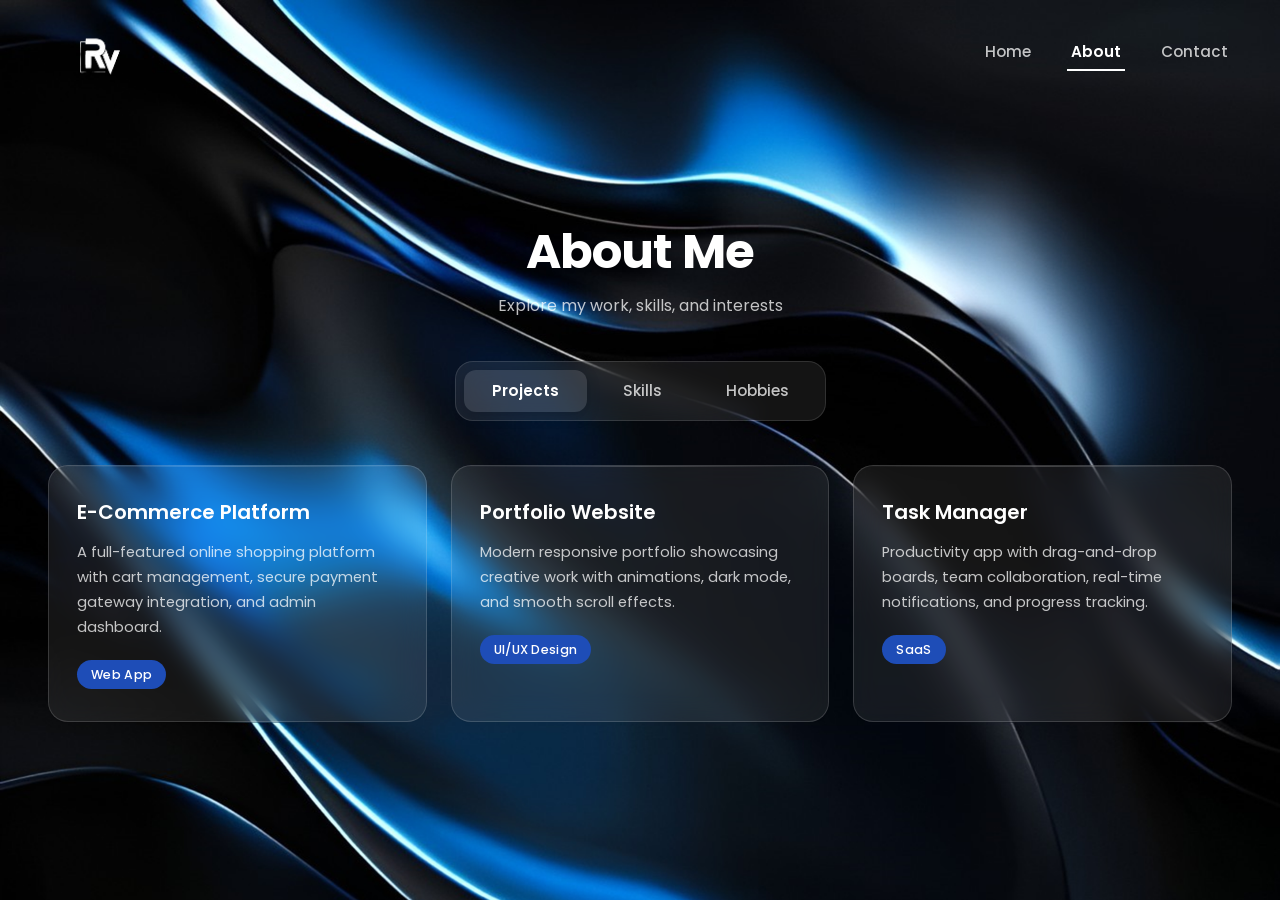
<file: pages/about.html>
<!DOCTYPE html>
<html lang="en">
<head>
  <meta charset="UTF-8">
  <meta name="viewport" content="width=device-width, initial-scale=1.0">
  <title>About | My Portfolio</title>
  <link rel="preconnect" href="https://fonts.googleapis.com">
  <link rel="preconnect" href="https://fonts.gstatic.com" crossorigin>
  <link href="https://fonts.googleapis.com/css2?family=Poppins:wght@300;400;500;600;700&display=swap" rel="stylesheet">
  <link rel="stylesheet" href="../css/common.css">
  <link rel="stylesheet" href="../css/about.css">
</head>
<body class="portfolio-page">

  <nav class="portfolio-nav">
    <img src="../images/logo%20(2).png" alt="Logo" class="nav-logo-img">
    <ul class="portfolio-nav-links">
      <li><a href="home.html">Home</a></li>
      <li><a href="about.html" class="active">About</a></li>
      <li><a href="contact.html">Contact</a></li>
    </ul>
  </nav>

  <section class="page-section page-about">

    
    <input type="radio" name="about-tabs" id="tab-projects" class="tab-radio" checked>
    <input type="radio" name="about-tabs" id="tab-skills" class="tab-radio">
    <input type="radio" name="about-tabs" id="tab-hobbies" class="tab-radio">

    <div class="about-content">
      <h2 class="section-title">About Me</h2>
      <p class="section-subtitle">Explore my work, skills, and interests</p>

      <div class="tab-buttons">
        <label for="tab-projects" class="tab-label">Projects</label>
        <label for="tab-skills" class="tab-label">Skills</label>
        <label for="tab-hobbies" class="tab-label">Hobbies</label>
      </div>

      <div class="tab-content">

        <div class="tab-panel" id="panel-projects">
          <div class="cards-grid">
            <div class="card transparent-card">
              <h3 class="card-title">E-Commerce Platform</h3>
              <p class="card-text">
                A full-featured online shopping platform with cart management,
                secure payment gateway integration, and admin dashboard.
              </p>
              <span class="card-tag">Web App</span>
            </div>
            <div class="card transparent-card">
              <h3 class="card-title">Portfolio Website</h3>
              <p class="card-text">
                Modern responsive portfolio showcasing creative work with
                animations, dark mode, and smooth scroll effects.
              </p>
              <span class="card-tag">UI/UX Design</span>
            </div>
            <div class="card transparent-card">
              <h3 class="card-title">Task Manager</h3>
              <p class="card-text">
                Productivity app with drag-and-drop boards, team collaboration,
                real-time notifications, and progress tracking.
              </p>
              <span class="card-tag">SaaS</span>
            </div>
          </div>
        </div>

        <div class="tab-panel" id="panel-skills">
          <div class="cards-grid">
            <div class="card transparent-card">
              <h3 class="card-title">Frontend Development</h3>
              <p class="card-text">
                HTML5, CSS3, JavaScript, React, Vue.js — building responsive,
                accessible, and high-performance user interfaces.
              </p>
              <span class="card-tag">Expert</span>
            </div>
            <div class="card transparent-card">
              <h3 class="card-title">UI / UX Design</h3>
              <p class="card-text">
                Figma, Adobe XD, wireframing, prototyping, user research,
                design systems, and pixel-perfect visual design.
              </p>
              <span class="card-tag">Advanced</span>
            </div>
            <div class="card transparent-card">
              <h3 class="card-title">Backend & Database</h3>
              <p class="card-text">
                Node.js, Express, Python, PostgreSQL, MongoDB — designing
                robust APIs and scalable database architectures.
              </p>
              <span class="card-tag">Intermediate</span>
            </div>
          </div>
        </div>

        <div class="tab-panel" id="panel-hobbies">
          <div class="cards-grid">
            <div class="card transparent-card">
              <h3 class="card-title">Photography</h3>
              <p class="card-text">
                Capturing moments through the lens — landscapes, street
                photography, and portraits with a keen eye for composition.
              </p>
              <span class="card-tag">Creative</span>
            </div>
            <div class="card transparent-card">
              <h3 class="card-title">Reading & Writing</h3>
              <p class="card-text">
                Diving into tech blogs, design books, and occasionally writing
                articles about web development trends and best practices.
              </p>
              <span class="card-tag">Mindful</span>
            </div>
            <div class="card transparent-card">
              <h3 class="card-title">Music & Travel</h3>
              <p class="card-text">
                Exploring new places, cultures, and cuisines — always with a
                playlist on hand for inspiration and relaxation.
              </p>
              <span class="card-tag">Adventure</span>
            </div>
          </div>
        </div>

      </div>
    </div>
  </section>

</body>
</html>
</file>
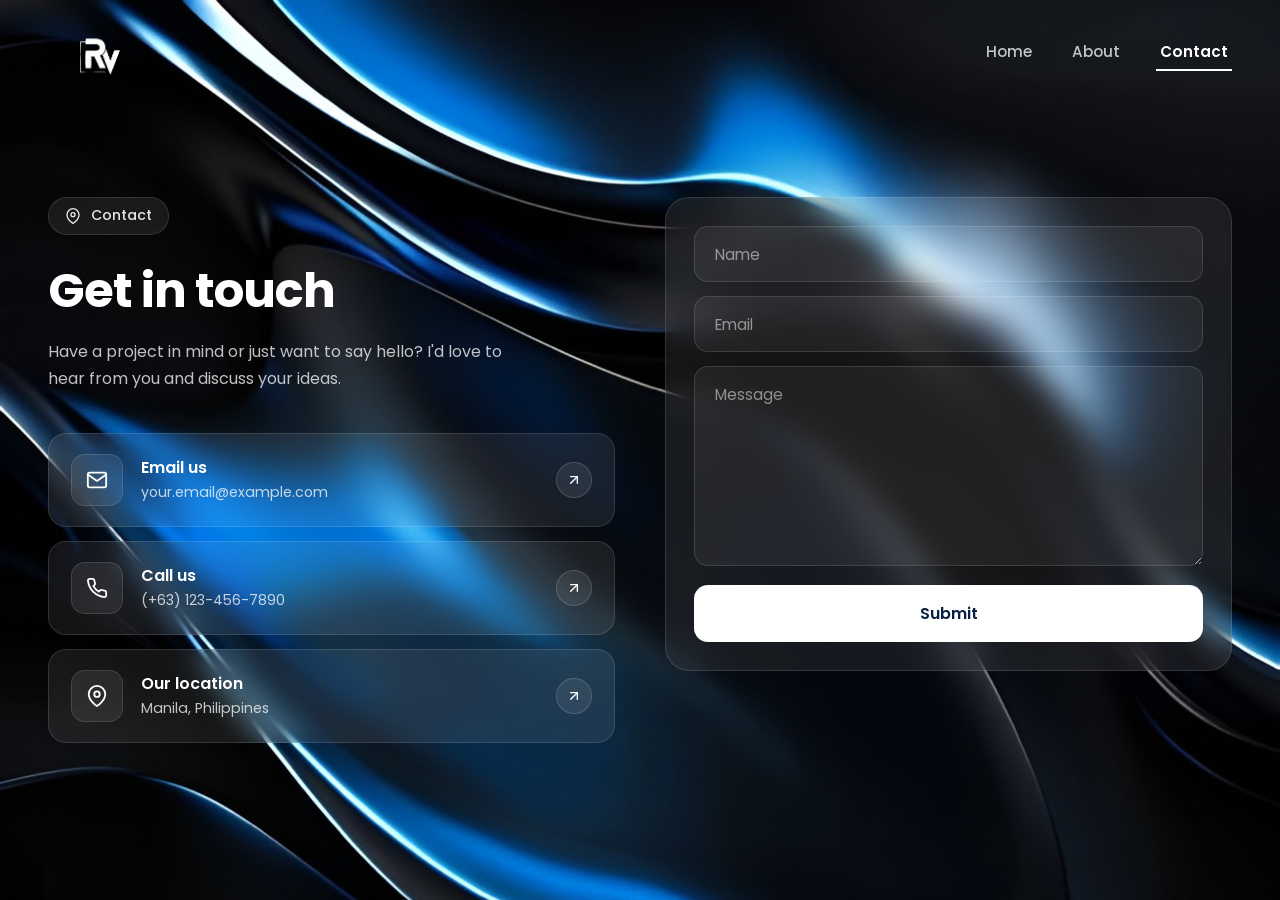
<file: pages/contact.html>
<!DOCTYPE html>
<html lang="en">
<head>
  <meta charset="UTF-8">
  <meta name="viewport" content="width=device-width, initial-scale=1.0">
  <title>Contact | My Portfolio</title>
  <link rel="preconnect" href="https://fonts.googleapis.com">
  <link rel="preconnect" href="https://fonts.gstatic.com" crossorigin>
  <link href="https://fonts.googleapis.com/css2?family=Poppins:wght@300;400;500;600;700&display=swap" rel="stylesheet">
  <link rel="stylesheet" href="../css/common.css">
  <link rel="stylesheet" href="../css/contact.css">
</head>
<body class="portfolio-page">

  <nav class="portfolio-nav">
    <img src="../images/logo%20(2).png" alt="Logo" class="nav-logo-img">
    <ul class="portfolio-nav-links">
      <li><a href="home.html">Home</a></li>
      <li><a href="about.html">About</a></li>
      <li><a href="contact.html" class="active">Contact</a></li>
    </ul>
  </nav>

  <section class="page-section page-contact">
    <div class="contact-wrapper">

      <div class="contact-left">
        <span class="contact-badge">
          <svg xmlns="http://www.w3.org/2000/svg" viewBox="0 0 24 24" fill="none" stroke="currentColor" stroke-width="2" stroke-linecap="round" stroke-linejoin="round">
            <path d="M21 10c0 7-9 13-9 13s-9-6-9-13a9 9 0 0 1 18 0z"/>
            <circle cx="12" cy="10" r="3"/>
          </svg>
          Contact
        </span>
        <h2 class="contact-heading">Get in touch</h2>
        <p class="contact-subheading">
          Have a project in mind or just want to say hello?
          I'd love to hear from you and discuss your ideas.
        </p>

        <div class="contact-info-cards">
          <div class="contact-info-card">
            <div class="info-icon">
              <svg xmlns="http://www.w3.org/2000/svg" viewBox="0 0 24 24" fill="none" stroke="currentColor" stroke-width="2" stroke-linecap="round" stroke-linejoin="round">
                <path d="M4 4h16c1.1 0 2 .9 2 2v12c0 1.1-.9 2-2 2H4c-1.1 0-2-.9-2-2V6c0-1.1.9-2 2-2z"/>
                <polyline points="22,6 12,13 2,6"/>
              </svg>
            </div>
            <div class="info-text">
              <h4>Email us</h4>
              <p>your.email@example.com</p>
            </div>
            <button class="info-arrow" type="button">
              <svg xmlns="http://www.w3.org/2000/svg" viewBox="0 0 24 24" fill="none" stroke="currentColor" stroke-width="2" stroke-linecap="round" stroke-linejoin="round">
                <line x1="7" y1="17" x2="17" y2="7"/>
                <polyline points="7 7 17 7 17 17"/>
              </svg>
            </button>
          </div>

          <div class="contact-info-card">
            <div class="info-icon">
              <svg xmlns="http://www.w3.org/2000/svg" viewBox="0 0 24 24" fill="none" stroke="currentColor" stroke-width="2" stroke-linecap="round" stroke-linejoin="round">
                <path d="M22 16.92v3a2 2 0 0 1-2.18 2 19.79 19.79 0 0 1-8.63-3.07 19.5 19.5 0 0 1-6-6 19.79 19.79 0 0 1-3.07-8.67A2 2 0 0 1 4.11 2h3a2 2 0 0 1 2 1.72 12.84 12.84 0 0 0 .7 2.81 2 2 0 0 1-.45 2.11L8.09 9.91a16 16 0 0 0 6 6l1.27-1.27a2 2 0 0 1 2.11-.45 12.84 12.84 0 0 0 2.81.7A2 2 0 0 1 22 16.92z"/>
              </svg>
            </div>
            <div class="info-text">
              <h4>Call us</h4>
              <p>(+63) 123-456-7890</p>
            </div>
            <button class="info-arrow" type="button">
              <svg xmlns="http://www.w3.org/2000/svg" viewBox="0 0 24 24" fill="none" stroke="currentColor" stroke-width="2" stroke-linecap="round" stroke-linejoin="round">
                <line x1="7" y1="17" x2="17" y2="7"/>
                <polyline points="7 7 17 7 17 17"/>
              </svg>
            </button>
          </div>

          <div class="contact-info-card">
            <div class="info-icon">
              <svg xmlns="http://www.w3.org/2000/svg" viewBox="0 0 24 24" fill="none" stroke="currentColor" stroke-width="2" stroke-linecap="round" stroke-linejoin="round">
                <path d="M21 10c0 7-9 13-9 13s-9-6-9-13a9 9 0 0 1 18 0z"/>
                <circle cx="12" cy="10" r="3"/>
              </svg>
            </div>
            <div class="info-text">
              <h4>Our location</h4>
              <p>Manila, Philippines</p>
            </div>
            <button class="info-arrow" type="button">
              <svg xmlns="http://www.w3.org/2000/svg" viewBox="0 0 24 24" fill="none" stroke="currentColor" stroke-width="2" stroke-linecap="round" stroke-linejoin="round">
                <line x1="7" y1="17" x2="17" y2="7"/>
                <polyline points="7 7 17 7 17 17"/>
              </svg>
            </button>
          </div>
        </div>
      </div>

      <div class="contact-right">
        <form class="contact-form" action="#" method="post">
          <div class="contact-field">
            <input type="text" placeholder="Name" class="contact-input">
          </div>
          <div class="contact-field">
            <input type="email" placeholder="Email" class="contact-input">
          </div>
          <div class="contact-field">
            <textarea placeholder="Message" class="contact-textarea"></textarea>
          </div>
          <button type="submit" class="submit-btn">Submit</button>
        </form>
      </div>

    </div>
  </section>

</body>
</html>
</file>
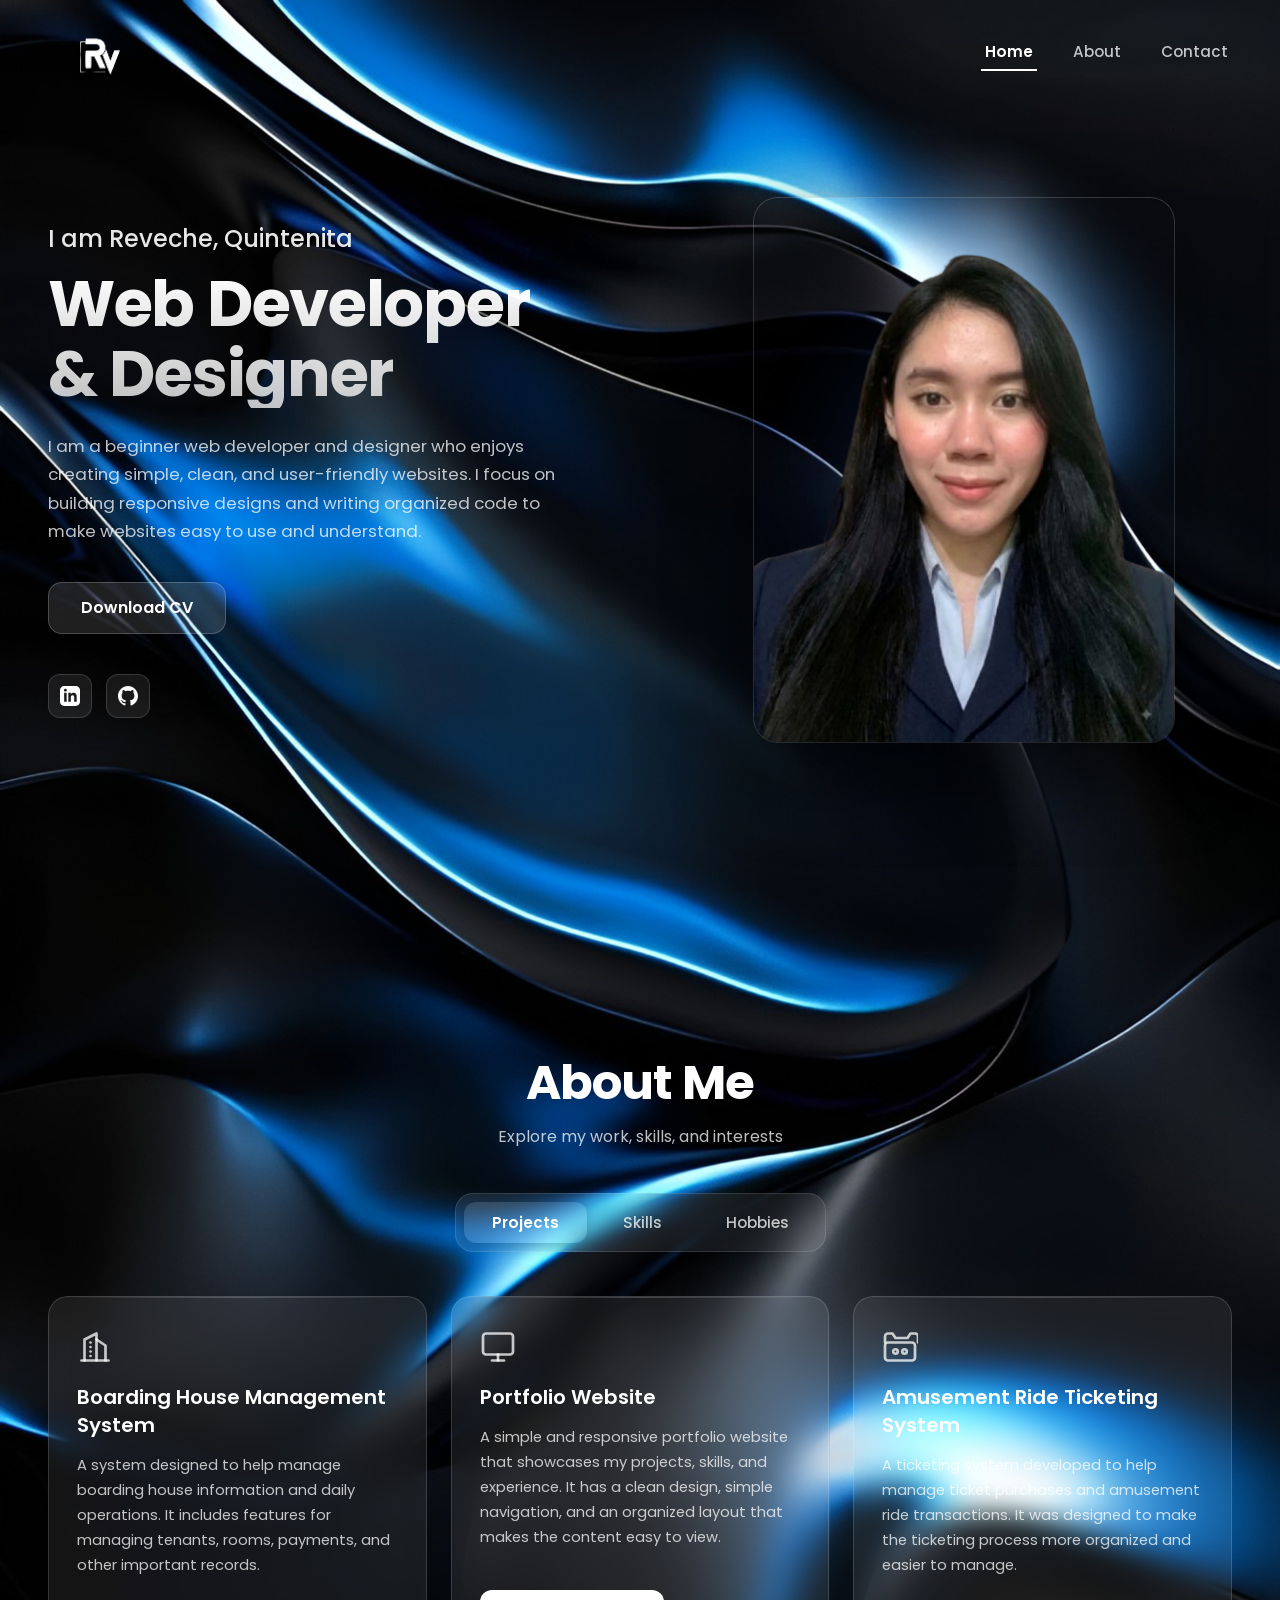
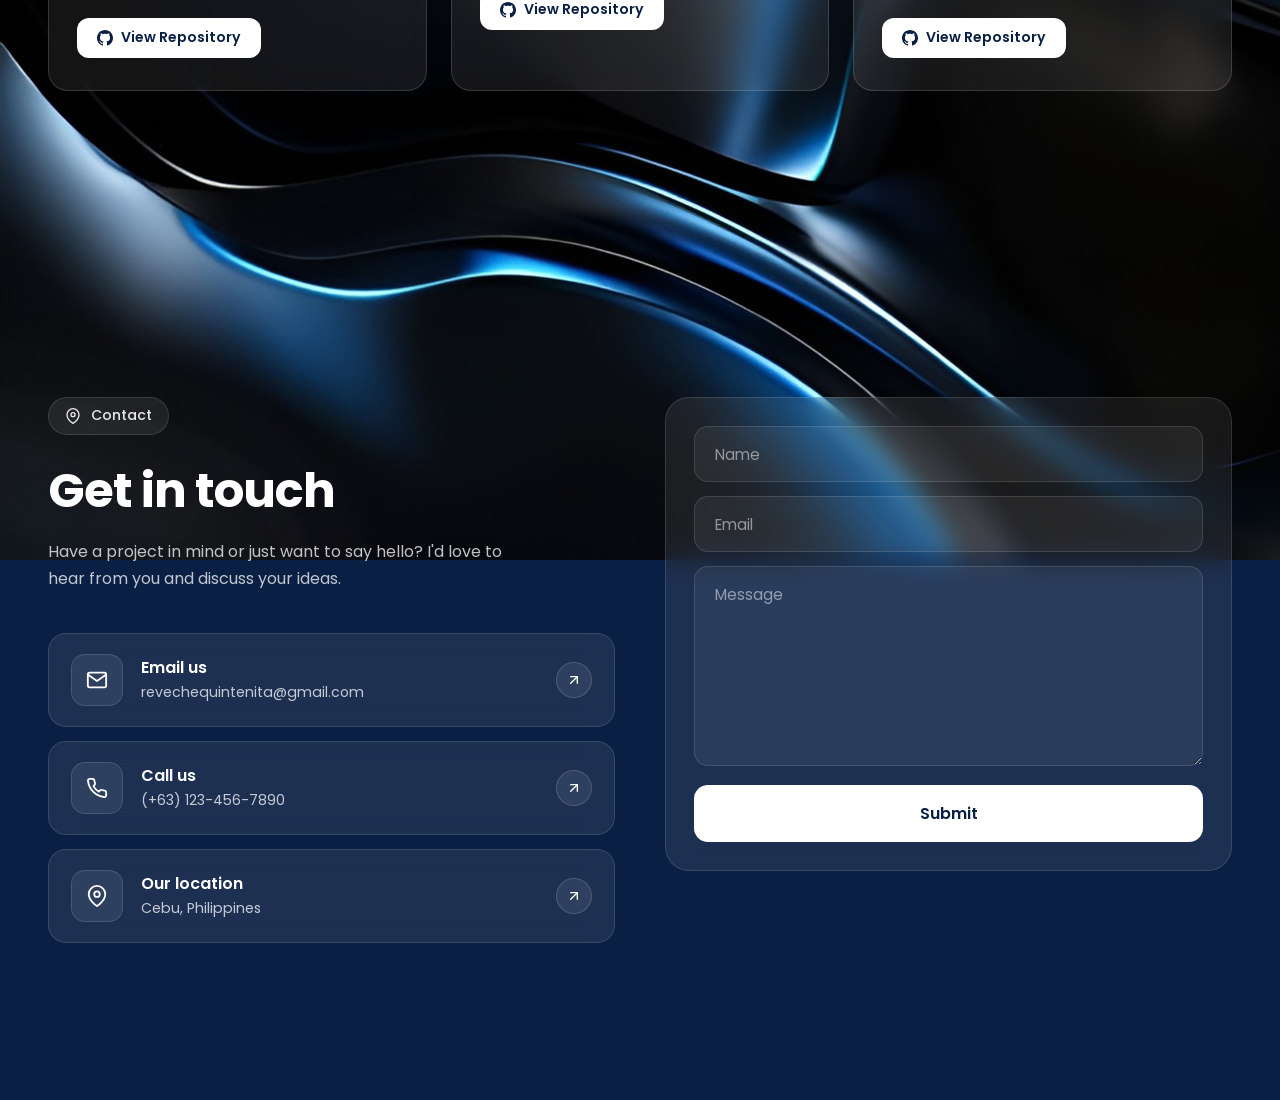
<file: pages/home.html>
<!DOCTYPE html>
<html lang="en">
<head>
  <meta charset="UTF-8">
  <meta name="viewport" content="width=device-width, initial-scale=1.0">
  <title>My Portfolio</title>
  <link rel="preconnect" href="https://fonts.googleapis.com">
  <link rel="preconnect" href="https://fonts.gstatic.com" crossorigin>
  <link href="https://fonts.googleapis.com/css2?family=Poppins:wght@300;400;500;600;700&display=swap" rel="stylesheet">
  <link rel="stylesheet" href="../css/common.css">
  <link rel="stylesheet" href="../css/home.css">
  <link rel="stylesheet" href="../css/about.css">
  <link rel="stylesheet" href="../css/contact.css">
</head>
<body class="portfolio-page">

  <nav class="portfolio-nav">
    <img src="../images/logo%20(2).png" alt="Logo" class="nav-logo-img">
    <ul class="portfolio-nav-links" id="nav-links">
      <li><a href="#home" class="nav-link nav-link-home active">Home</a></li>
      <li><a href="#about" class="nav-link nav-link-about">About</a></li>
      <li><a href="#contact" class="nav-link nav-link-contact">Contact</a></li>
    </ul>
  </nav>

  
  <section id="home" class="page-section page-home">
    <div class="home-container">
      <div class="home-content">
        <p class="home-greeting">I am Reveche, Quintenita</p>
        <h1 class="home-title">
          Web Developer<br>& Designer
        </h1>
        <p class="home-description">
          I am a beginner web developer and designer who enjoys
          creating simple, clean, and user-friendly websites.
          I focus on building responsive designs and writing 
          organized code to make websites easy to use and understand.
        </p>
        </p>
        <a href="#" class="download-cv-btn">Download CV</a>
        <div class="home-socials">
          <a href="#" class="social-icon" aria-label="LinkedIn">
            <svg xmlns="http://www.w3.org/2000/svg" viewBox="0 0 24 24" fill="currentColor">
              <path d="M19 0h-14c-2.761 0-5 2.239-5 5v14c0 2.761 2.239 5 5 5h14c2.762 0 5-2.239 5-5v-14c0-2.761-2.238-5-5-5zm-11 19h-3v-11h3v11zm-1.5-12.268c-.966 0-1.75-.79-1.75-1.764s.784-1.764 1.75-1.764 1.75.79 1.75 1.764-.783 1.764-1.75 1.764zm13.5 12.268h-3v-5.604c0-3.368-4-3.113-4 0v5.604h-3v-11h3v1.765c1.396-2.586 7-2.777 7 2.476v6.759z"/>
            </svg>
          </a>
          <a href="#" class="social-icon" aria-label="GitHub">
            <svg xmlns="http://www.w3.org/2000/svg" viewBox="0 0 24 24" fill="currentColor">
              <path d="M12 0c-6.626 0-12 5.373-12 12 0 5.302 3.438 9.8 8.207 11.387.599.111.793-.261.793-.577v-2.234c-3.338.726-4.033-1.416-4.033-1.416-.546-1.387-1.333-1.756-1.333-1.756-1.089-.745.083-.729.083-.729 1.205.084 1.839 1.237 1.839 1.237 1.07 1.834 2.807 1.304 3.492.997.107-.775.418-1.305.762-1.604-2.665-.305-5.467-1.334-5.467-5.931 0-1.311.469-2.381 1.236-3.221-.124-.303-.535-1.524.117-3.176 0 0 1.008-.322 3.301 1.23.957-.266 1.983-.399 3.003-.404 1.02.005 2.047.138 3.006.404 2.291-1.552 3.297-1.23 3.297-1.23.653 1.653.242 2.874.118 3.176.77.84 1.235 1.911 1.235 3.221 0 4.609-2.807 5.624-5.479 5.921.43.372.823 1.102.823 2.222v3.293c0 .319.192.694.801.576 4.765-1.589 8.199-6.086 8.199-11.386 0-6.627-5.373-12-12-12z"/>
            </svg>
          </a>
        </div>
      </div>
      <div class="home-image">
        <img src="../images/myface.png" alt="Profile" class="profile-img">
      </div>
    </div>
  </section>

  
  <section id="about" class="page-section page-about">

    
    <input type="radio" name="about-tabs" id="tab-projects" class="tab-radio" checked>
    <input type="radio" name="about-tabs" id="tab-skills" class="tab-radio">
    <input type="radio" name="about-tabs" id="tab-hobbies" class="tab-radio">

    <div class="about-content">
      <h2 class="section-title">About Me</h2>
      <p class="section-subtitle">Explore my work, skills, and interests</p>

      <div class="tab-buttons">
        <label for="tab-projects" class="tab-label">Projects</label>
        <label for="tab-skills" class="tab-label">Skills</label>
        <label for="tab-hobbies" class="tab-label">Hobbies</label>
      </div>

      <div class="tab-content">

        <div class="tab-panel" id="panel-projects">
          <div class="cards-grid">
            <div class="card transparent-card">
              <svg class="card-icon" xmlns="http://www.w3.org/2000/svg" viewBox="0 0 24 24" fill="none" stroke="currentColor" stroke-width="1.8" stroke-linecap="round" stroke-linejoin="round">
                <path d="M3 21h18"/>
                <path d="M5 21V7l8-4v18"/>
                <path d="M19 21V11l-6-4"/>
                <path d="M9 9v.01"/>
                <path d="M9 12v.01"/>
                <path d="M9 15v.01"/>
                <path d="M9 18v.01"/>
              </svg>
              <h3 class="card-title">Boarding House Management System</h3>
              <p class="card-text">
                A system designed to help manage boarding house information and daily operations. It includes features 
                for managing tenants, rooms, payments, and other important records.
              </p>
              <a href="https://github.com/khyiin/gui-era.git" target="_blank" rel="noopener noreferrer" class="repo-btn">
                <svg xmlns="http://www.w3.org/2000/svg" viewBox="0 0 24 24" fill="currentColor">
                  <path d="M12 0c-6.626 0-12 5.373-12 12 0 5.302 3.438 9.8 8.207 11.387.599.111.793-.261.793-.577v-2.234c-3.338.726-4.033-1.416-4.033-1.416-.546-1.387-1.333-1.756-1.333-1.756-1.089-.745.083-.729.083-.729 1.205.084 1.839 1.237 1.839 1.237 1.07 1.834 2.807 1.304 3.492.997.107-.775.418-1.305.762-1.604-2.665-.305-5.467-1.334-5.467-5.931 0-1.311.469-2.381 1.236-3.221-.124-.303-.535-1.524.117-3.176 0 0 1.008-.322 3.301 1.23.957-.266 1.983-.399 3.003-.404 1.02.005 2.047.138 3.006.404 2.291-1.552 3.297-1.23 3.297-1.23.653 1.653.242 2.874.118 3.176.77.84 1.235 1.911 1.235 3.221 0 4.609-2.807 5.624-5.479 5.921.43.372.823 1.102.823 2.222v3.293c0 .319.192.694.801.576 4.765-1.589 8.199-6.086 8.199-11.386 0-6.627-5.373-12-12-12z"/>
                </svg>
                View Repository
              </a>
            </div>
            <div class="card transparent-card">
              <svg class="card-icon" xmlns="http://www.w3.org/2000/svg" viewBox="0 0 24 24" fill="none" stroke="currentColor" stroke-width="1.8" stroke-linecap="round" stroke-linejoin="round">
                <rect x="2" y="3" width="20" height="14" rx="2"/>
                <line x1="8" y1="21" x2="16" y2="21"/>
                <line x1="12" y1="17" x2="12" y2="21"/>
              </svg>
              <h3 class="card-title">Portfolio Website</h3>
              <p class="card-text">
                A simple and responsive portfolio website that showcases my projects, skills, and experience. It has a clean design, simple navigation,
                 and an organized layout that makes the content easy to view.
              </p>
              <a href="https://github.com/khyiin/Elective1.git" target="_blank" rel="noopener noreferrer" class="repo-btn">
                <svg xmlns="http://www.w3.org/2000/svg" viewBox="0 0 24 24" fill="currentColor">
                  <path d="M12 0c-6.626 0-12 5.373-12 12 0 5.302 3.438 9.8 8.207 11.387.599.111.793-.261.793-.577v-2.234c-3.338.726-4.033-1.416-4.033-1.416-.546-1.387-1.333-1.756-1.333-1.756-1.089-.745.083-.729.083-.729 1.205.084 1.839 1.237 1.839 1.237 1.07 1.834 2.807 1.304 3.492.997.107-.775.418-1.305.762-1.604-2.665-.305-5.467-1.334-5.467-5.931 0-1.311.469-2.381 1.236-3.221-.124-.303-.535-1.524.117-3.176 0 0 1.008-.322 3.301 1.23.957-.266 1.983-.399 3.003-.404 1.02.005 2.047.138 3.006.404 2.291-1.552 3.297-1.23 3.297-1.23.653 1.653.242 2.874.118 3.176.77.84 1.235 1.911 1.235 3.221 0 4.609-2.807 5.624-5.479 5.921.43.372.823 1.102.823 2.222v3.293c0 .319.192.694.801.576 4.765-1.589 8.199-6.086 8.199-11.386 0-6.627-5.373-12-12-12z"/>
                </svg>
                View Repository
              </a>
            </div>
            <div class="card transparent-card">
              <svg class="card-icon" xmlns="http://www.w3.org/2000/svg" viewBox="0 0 24 24" fill="none" stroke="currentColor" stroke-width="1.8" stroke-linecap="round" stroke-linejoin="round">
                <path d="M2 9V5a2 2 0 0 1 2-2h3l2 3h8l2-3h3a2 2 0 0 1 2 2v4"/>
                <rect x="2" y="9" width="20" height="12" rx="2"/>
                <circle cx="9" cy="15" r="1.5"/>
                <circle cx="15" cy="15" r="1.5"/>
              </svg>
              <h3 class="card-title">Amusement Ride Ticketing System</h3>
              <p class="card-text">
                 A ticketing system developed to help manage ticket purchases and amusement ride transactions. It was designed 
                to make the ticketing process more organized and easier to manage.
              </p>
              <a href="https://github.com/brylrabadon/amusement.git" target="_blank" rel="noopener noreferrer" class="repo-btn">
                <svg xmlns="http://www.w3.org/2000/svg" viewBox="0 0 24 24" fill="currentColor">
                  <path d="M12 0c-6.626 0-12 5.373-12 12 0 5.302 3.438 9.8 8.207 11.387.599.111.793-.261.793-.577v-2.234c-3.338.726-4.033-1.416-4.033-1.416-.546-1.387-1.333-1.756-1.333-1.756-1.089-.745.083-.729.083-.729 1.205.084 1.839 1.237 1.839 1.237 1.07 1.834 2.807 1.304 3.492.997.107-.775.418-1.305.762-1.604-2.665-.305-5.467-1.334-5.467-5.931 0-1.311.469-2.381 1.236-3.221-.124-.303-.535-1.524.117-3.176 0 0 1.008-.322 3.301 1.23.957-.266 1.983-.399 3.003-.404 1.02.005 2.047.138 3.006.404 2.291-1.552 3.297-1.23 3.297-1.23.653 1.653.242 2.874.118 3.176.77.84 1.235 1.911 1.235 3.221 0 4.609-2.807 5.624-5.479 5.921.43.372.823 1.102.823 2.222v3.293c0 .319.192.694.801.576 4.765-1.589 8.199-6.086 8.199-11.386 0-6.627-5.373-12-12-12z"/>
                </svg>
                View Repository
              </a>
            </div>
          </div>
        </div>

        <div class="tab-panel" id="panel-skills">
          <div class="cards-grid">
            <div class="card transparent-card">
              <svg class="card-icon" xmlns="http://www.w3.org/2000/svg" viewBox="0 0 24 24" fill="none" stroke="currentColor" stroke-width="1.8" stroke-linecap="round" stroke-linejoin="round">
                <path d="M16 18l6-6-6-6"/>
                <path d="M8 6l-6 6 6 6"/>
              </svg>
              <h3 class="card-title">HTML & CSS</h3>
              <p class="card-text">
                I can create simple and organized web pages using HTML and CSS. 
                I focus on making layouts clean and easy to understand
              </p>
            </div>
            <div class="card transparent-card">
              <svg class="card-icon" xmlns="http://www.w3.org/2000/svg" viewBox="0 0 24 24" fill="none" stroke="currentColor" stroke-width="1.8" stroke-linecap="round" stroke-linejoin="round">
                <polyline points="16 18 22 12 16 6"/>
                <polyline points="8 6 2 12 8 18"/>
              </svg>
              <h3 class="card-title">Basic Javascript</h3>
              <p class="card-text">
                I have basic knowledge of JavaScript for adding simple functions and interactions.
                 I use it to make websites more useful and interactive.
              </p>
            </div>
            <div class="card transparent-card">
              <svg class="card-icon" xmlns="http://www.w3.org/2000/svg" viewBox="0 0 24 24" fill="none" stroke="currentColor" stroke-width="1.8" stroke-linecap="round" stroke-linejoin="round">
                <path d="M12 19l7-7 3 3-7 7-3-3z"/>
                <path d="M18 13l-1.5-7.5L2 2l3.5 14.5L13 18l5-5z"/>
                <path d="M2 2l7.586 7.586"/>
                <circle cx="11" cy="11" r="2"/>
              </svg>
              <h3 class="card-title">UI Design</h3>
              <p class="card-text">
                I can create simple and clean user interfaces. 
                I focus on making websites easy to use and navigate.
              </p>
            </div>
          </div>
        </div>

        <div class="tab-panel" id="panel-hobbies">
          <div class="cards-grid">
            <div class="card transparent-card">
              <svg class="card-icon" xmlns="http://www.w3.org/2000/svg" viewBox="0 0 24 24" fill="none" stroke="currentColor" stroke-width="1.8" stroke-linecap="round" stroke-linejoin="round">
                <path d="M23 19a2 2 0 0 1-2 2H3a2 2 0 0 1-2-2V8a2 2 0 0 1 2-2h4l2-3h6l2 3h4a2 2 0 0 1 2 2z"/>
                <circle cx="12" cy="13" r="4"/>
              </svg>
              <h3 class="card-title">Photography</h3>
              <p class="card-text">
                 I enjoy taking photos of places, people, and everyday moments.
                 It allows me to be creative and capture memories.
              </p>
            </div>
            <div class="card transparent-card">
              <svg class="card-icon" xmlns="http://www.w3.org/2000/svg" viewBox="0 0 24 24" fill="none" stroke="currentColor" stroke-width="1.8" stroke-linecap="round" stroke-linejoin="round">
                <path d="M4 19.5A2.5 2.5 0 0 1 6.5 17H20"/>
                <path d="M6.5 2H20v20H6.5A2.5 2.5 0 0 1 4 19.5v-15A2.5 2.5 0 0 1 6.5 2z"/>
                <path d="M8 7h8"/>
                <path d="M8 11h6"/>
              </svg>
              <h3 class="card-title">Reading & Writing</h3>
              <p class="card-text">
                I like reading different kinds of stories and writing my own thoughts and ideas. 
                It helps me learn new things and express myself.
              </p>
            </div>
            <div class="card transparent-card">
              <svg class="card-icon" xmlns="http://www.w3.org/2000/svg" viewBox="0 0 24 24" fill="none" stroke="currentColor" stroke-width="1.8" stroke-linecap="round" stroke-linejoin="round">
                <path d="M9 18V5l12-2v13"/>
                <circle cx="6" cy="18" r="3"/>
                <circle cx="18" cy="16" r="3"/>
                <path d="M2 13v4"/>
                <path d="M17 8l-3-3"/>
                <circle cx="12" cy="11" r="1.5"/>
              </svg>
              <h3 class="card-title">Music & Travel</h3>
              <p class="card-text">
                I love visiting new places and experiencing different environments. 
                Traveling gives me new experiences and memories.
              </p>
            </div>
          </div>
        </div>

      </div>
    </div>
  </section>

  
  <section id="contact" class="page-section page-contact">
    <div class="contact-wrapper">

      <div class="contact-left">
        <span class="contact-badge">
          <svg xmlns="http://www.w3.org/2000/svg" viewBox="0 0 24 24" fill="none" stroke="currentColor" stroke-width="2" stroke-linecap="round" stroke-linejoin="round">
            <path d="M21 10c0 7-9 13-9 13s-9-6-9-13a9 9 0 0 1 18 0z"/>
            <circle cx="12" cy="10" r="3"/>
          </svg>
          Contact
        </span>
        <h2 class="contact-heading">Get in touch</h2>
        <p class="contact-subheading">
          Have a project in mind or just want to say hello?
          I'd love to hear from you and discuss your ideas.
        </p>

        <div class="contact-info-cards">
          <div class="contact-info-card">
            <div class="info-icon">
              <svg xmlns="http://www.w3.org/2000/svg" viewBox="0 0 24 24" fill="none" stroke="currentColor" stroke-width="2" stroke-linecap="round" stroke-linejoin="round">
                <path d="M4 4h16c1.1 0 2 .9 2 2v12c0 1.1-.9 2-2 2H4c-1.1 0-2-.9-2-2V6c0-1.1.9-2 2-2z"/>
                <polyline points="22,6 12,13 2,6"/>
              </svg>
            </div>
            <div class="info-text">
              <h4>Email us</h4>
              <p>revechequintenita@gmail.com</p>
            </div>
            <button class="info-arrow" type="button">
              <svg xmlns="http://www.w3.org/2000/svg" viewBox="0 0 24 24" fill="none" stroke="currentColor" stroke-width="2" stroke-linecap="round" stroke-linejoin="round">
                <line x1="7" y1="17" x2="17" y2="7"/>
                <polyline points="7 7 17 7 17 17"/>
              </svg>
            </button>
          </div>

          <div class="contact-info-card">
            <div class="info-icon">
              <svg xmlns="http://www.w3.org/2000/svg" viewBox="0 0 24 24" fill="none" stroke="currentColor" stroke-width="2" stroke-linecap="round" stroke-linejoin="round">
                <path d="M22 16.92v3a2 2 0 0 1-2.18 2 19.79 19.79 0 0 1-8.63-3.07 19.5 19.5 0 0 1-6-6 19.79 19.79 0 0 1-3.07-8.67A2 2 0 0 1 4.11 2h3a2 2 0 0 1 2 1.72 12.84 12.84 0 0 0 .7 2.81 2 2 0 0 1-.45 2.11L8.09 9.91a16 16 0 0 0 6 6l1.27-1.27a2 2 0 0 1 2.11-.45 12.84 12.84 0 0 0 2.81.7A2 2 0 0 1 22 16.92z"/>
              </svg>
            </div>
            <div class="info-text">
              <h4>Call us</h4>
              <p>(+63) 123-456-7890</p>
            </div>
            <button class="info-arrow" type="button">
              <svg xmlns="http://www.w3.org/2000/svg" viewBox="0 0 24 24" fill="none" stroke="currentColor" stroke-width="2" stroke-linecap="round" stroke-linejoin="round">
                <line x1="7" y1="17" x2="17" y2="7"/>
                <polyline points="7 7 17 7 17 17"/>
              </svg>
            </button>
          </div>

          <div class="contact-info-card">
            <div class="info-icon">
              <svg xmlns="http://www.w3.org/2000/svg" viewBox="0 0 24 24" fill="none" stroke="currentColor" stroke-width="2" stroke-linecap="round" stroke-linejoin="round">
                <path d="M21 10c0 7-9 13-9 13s-9-6-9-13a9 9 0 0 1 18 0z"/>
                <circle cx="12" cy="10" r="3"/>
              </svg>
            </div>
            <div class="info-text">
              <h4>Our location</h4>
              <p>Cebu, Philippines</p>
            </div>
            <button class="info-arrow" type="button">
              <svg xmlns="http://www.w3.org/2000/svg" viewBox="0 0 24 24" fill="none" stroke="currentColor" stroke-width="2" stroke-linecap="round" stroke-linejoin="round">
                <line x1="7" y1="17" x2="17" y2="7"/>
                <polyline points="7 7 17 7 17 17"/>
              </svg>
            </button>
          </div>
        </div>
      </div>

      <div class="contact-right">
        <form class="contact-form" action="#" method="post">
          <div class="contact-field">
            <input type="text" placeholder="Name" class="contact-input">
          </div>
          <div class="contact-field">
            <input type="email" placeholder="Email" class="contact-input">
          </div>
          <div class="contact-field">
            <textarea placeholder="Message" class="contact-textarea"></textarea>
          </div>
          <button type="submit" class="submit-btn">Submit</button>
        </form>
      </div>

    </div>
  </section>

</body>
</html>
</file>
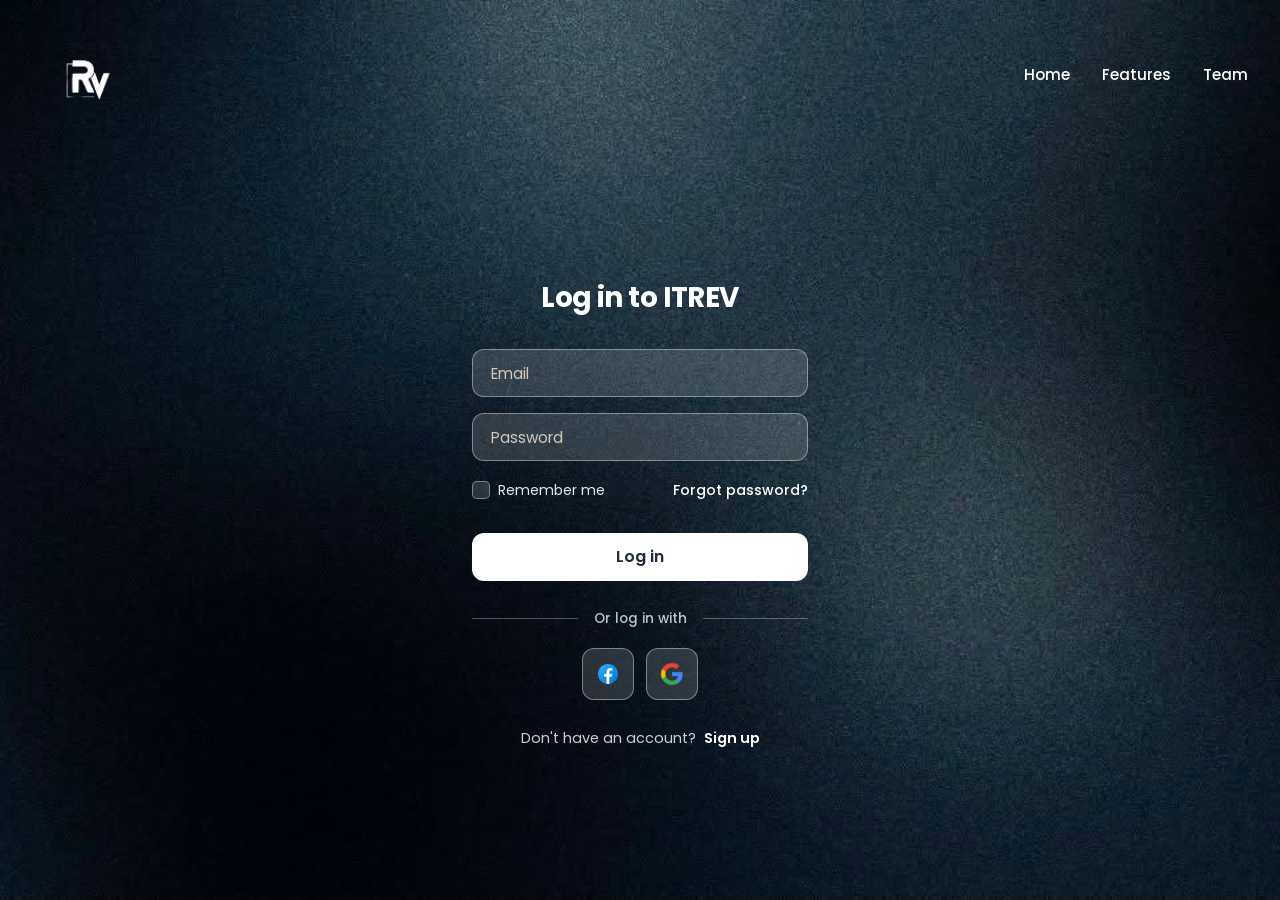
<file: pages/login-input.html>
<!DOCTYPE html>
<html lang="en">
<head>
  <meta charset="UTF-8">
  <meta name="viewport" content="width=device-width, initial-scale=1.0">
  <title>Log in to ITREV</title>
  <link rel="preconnect" href="https://fonts.googleapis.com">
  <link rel="preconnect" href="https://fonts.gstatic.com" crossorigin>
  <link href="https://fonts.googleapis.com/css2?family=Poppins:wght@300;400;500;600;700&display=swap" rel="stylesheet">
  <link rel="stylesheet" href="../css/login.css">
</head>
<body>

  <nav class="navbar">
    <img src="../images/logo%20(2).png" alt="ITREV Logo" class="nav-logo">
    <ul class="nav-links">
      <li><a href="#">Home</a></li>
      <li><a href="#">Features</a></li>
      <li><a href="#">Team</a></li>
    </ul>
  </nav>

  <div class="login-wrapper">
    <div class="login-card">

      <h1 class="login-title">Log in to ITREV</h1>

      <form class="login-form" action="home.html" method="get">
        <div class="form-group">
          <input type="email" class="form-input" placeholder="Email" required>
        </div>

        <div class="form-group">
          <input type="password" class="form-input" placeholder="Password" required>
        </div>

        <div class="form-options">
          <label class="checkbox-container">
            <input type="checkbox" class="field-checkbox">
            <span class="checkmark"></span>
            <span class="checkbox-label">Remember me</span>
          </label>
          <a href="#" class="forgot-password">Forgot password?</a>
        </div>

        <button type="submit" class="btn-login">Log in</button>
      </form>

      <div class="divider">
        <span>Or log in with</span>
      </div>

      <div class="social-login">
        <a href="home.html" class="social-btn">
          <img src="../images/facebook.png" alt="Facebook">
        </a>
        <a href="home.html" class="social-btn">
          <img src="../images/google.png" alt="Google">
        </a>
      </div>

      <p class="signup-text">
        Don't have an account? <a href="#" class="signup-link">Sign up</a>
      </p>

    </div>
  </div>

</body>
</html>
</file>
<file: css/common.css>
*,
*::before,
*::after {
  box-sizing: border-box;
  margin: 0;
  padding: 0;
}

:root {
  --dark-blue: #0a1f44;
  --dark-blue-2: #0d2857;
  --dark-blue-3: #103268;
  --accent-blue: #1e4db7;
  --white: #ffffff;
  --white-90: rgba(255, 255, 255, 0.9);
  --white-75: rgba(255, 255, 255, 0.75);
  --white-50: rgba(255, 255, 255, 0.5);
  --white-25: rgba(255, 255, 255, 0.25);
  --white-20: rgba(255, 255, 255, 0.2);
  --white-15: rgba(255, 255, 255, 0.15);
  --white-12: rgba(255, 255, 255, 0.12);
  --white-10: rgba(255, 255, 255, 0.10);
  --white-08: rgba(255, 255, 255, 0.08);
  --white-06: rgba(255, 255, 255, 0.06);
  --white-05: rgba(255, 255, 255, 0.05);
}

html {
  scroll-behavior: smooth;
  min-height: 100%;
}

body {
  min-height: 100vh;
  font-family: 'Poppins', -apple-system, BlinkMacSystemFont, "Segoe UI", Roboto, Helvetica, Arial, sans-serif;
  font-size: 15px;
  line-height: 1.4;
  -webkit-font-smoothing: antialiased;
  color: var(--white);
  background: var(--dark-blue);
}

body.portfolio-page {
  margin: 0;
  min-height: 100vh;
  overflow-x: hidden;
  background-image: url('../images/BGREAL.png');
  background-size: 100% auto;
  background-position: center top;
  background-repeat: no-repeat;
  background-attachment: scroll;
  position: relative;
}

body.portfolio-page::before {
  content: '';
  position: fixed;
  inset: 0;
  background: transparent;
  pointer-events: none;
  z-index: 0;
}

/* ===== Portfolio Navbar ===== */
.portfolio-nav {
  position: fixed;
  top: 0;
  left: 0;
  width: 100%;
  padding: 18px 48px;
  z-index: 100;
  display: flex;
  align-items: center;
  justify-content: space-between;
  background: transparent;
  backdrop-filter: none;
}

.nav-logo-img {
  display: block;
  width: auto;
  height: 68px;
  max-height: 68px;
  object-fit: contain;
}

.portfolio-nav-links {
  list-style: none;
  display: flex;
  align-items: center;
  gap: 32px;
  padding: 0;
  background: transparent;
  border: none;
  border-radius: 0;
  backdrop-filter: none;
}

.portfolio-nav-links a {
  display: block;
  padding: 8px 4px;
  border-radius: 0;
  color: var(--white-75);
  text-decoration: none;
  font-weight: 500;
  font-size: 0.95rem;
  transition: all 0.25s ease;
  background: transparent;
  position: relative;
}

.portfolio-nav-links a::after {
  content: '';
  position: absolute;
  bottom: 0;
  left: 50%;
  transform: translateX(-50%);
  width: 0;
  height: 2px;
  background: var(--white);
  transition: width 0.25s ease;
}

.portfolio-nav-links a:hover {
  color: var(--white);
  background: transparent;
}

.portfolio-nav-links a:hover::after {
  width: 100%;
}


.portfolio-nav-links a.active {
  background: transparent;
  color: var(--white);
  font-weight: 600;
}

.portfolio-nav-links a.active::after {
  width: 100%;
}


body:has(#about:target) .nav-link-about,
body:has(#contact:target) .nav-link-contact {
  background: transparent;
  color: var(--white);
  font-weight: 600;
}
body:has(#about:target) .nav-link-home,
body:has(#contact:target) .nav-link-home {
  background: transparent;
  color: var(--white-75);
  font-weight: 500;
}
body:has(#contact:target) .nav-link-about {
  background: transparent;
  color: var(--white-75);
  font-weight: 500;
}

.lets-talk-btn {
  display: none !important;
}


.page-section {
  min-height: 100vh;
  width: 100%;
  position: relative;
  padding: 120px 48px 80px;
  display: flex;
  align-items: center;
  justify-content: center;
  overflow: hidden;
}


.card.transparent-card {
  background: var(--white-08);
  border: 1px solid var(--white-15);
  border-radius: 20px;
  padding: 32px 28px;
  text-align: left;
  backdrop-filter: blur(14px);
  transition: all 0.35s cubic-bezier(0.4, 0, 0.2, 1);
  position: relative;
  overflow: hidden;
}

.card.transparent-card::before {
  content: '';
  position: absolute;
  top: 0;
  left: 0;
  right: 0;
  height: 1px;
  background: linear-gradient(90deg, transparent, var(--white-20), transparent);
}

.card.transparent-card:hover {
  transform: translateY(-6px);
  background: var(--white-12);
  border-color: var(--white-25);
  box-shadow: 0 20px 50px rgba(0, 0, 0, 0.35);
}

.card-title {
  font-size: 1.25rem;
  font-weight: 600;
  margin-bottom: 14px;
  color: var(--white);
}

.card-text {
  font-size: 0.92rem;
  line-height: 1.7;
  color: var(--white-75);
  margin-bottom: 20px;
}

.card-tag {
  display: inline-block;
  padding: 6px 14px;
  border-radius: 100px;
  background: var(--accent-blue);
  color: var(--white);
  font-size: 0.78rem;
  font-weight: 500;
  letter-spacing: 0.3px;
}

.card-icon {
  width: 36px;
  height: 36px;
  margin-bottom: 18px;
  color: var(--white-75);
  display: block;
}

.repo-btn {
  display: inline-flex;
  align-items: center;
  gap: 8px;
  margin-top: 20px;
  padding: 10px 20px;
  border-radius: 12px;
  background: var(--white);
  color: var(--dark-blue);
  text-decoration: none;
  font-family: 'Poppins', sans-serif;
  font-size: 0.88rem;
  font-weight: 600;
  transition: all 0.25s ease;
  border: none;
  cursor: pointer;
}

.repo-btn svg {
  width: 16px;
  height: 16px;
}

.repo-btn:hover {
  transform: translateY(-2px);
  box-shadow: 0 8px 24px rgba(0, 0, 0, 0.35);
  background: var(--white-90);
}


@media (max-width: 1024px) {
  .portfolio-nav { padding: 16px 28px; }
  .page-section { padding: 110px 28px 70px; }
}

@media (max-width: 768px) {
  .portfolio-nav { padding: 14px 20px; }
  .nav-logo-img { height: 52px; max-height: 52px; }
  .portfolio-nav-links { padding: 0; gap: 16px; }
  .portfolio-nav-links a { padding: 6px 2px; font-size: 0.85rem; }
  .lets-talk-btn { display: none; }
  .page-section { padding: 100px 20px 60px; }
}
</file>
<file: css/about.css>
.page-about {
  background: transparent;
}

.page-about::before {
  content: none;
}

.about-content {
  position: relative;
  z-index: 2;
  width: 100%;
  max-width: 1280px;
  text-align: center;
}

.section-title {
  font-size: clamp(2rem, 4vw, 3rem);
  font-weight: 700;
  margin-bottom: 10px;
  letter-spacing: -0.02em;
}

.section-subtitle {
  font-size: 1rem;
  color: var(--white-75);
  margin-bottom: 44px;
}


.tab-radio {
  position: absolute;
  opacity: 0;
  width: 0;
  height: 0;
  pointer-events: none;
}

.tab-buttons {
  display: inline-flex;
  gap: 8px;
  padding: 8px;
  background: var(--white-08);
  border: 1px solid var(--white-12);
  border-radius: 18px;
  margin-bottom: 44px;
  backdrop-filter: blur(12px);
}

.tab-label {
  padding: 10px 28px;
  border: none;
  border-radius: 12px;
  background: transparent;
  color: var(--white-75);
  font-family: 'Poppins', sans-serif;
  font-size: 0.95rem;
  font-weight: 500;
  cursor: pointer;
  transition: all 0.25s ease;
  display: inline-block;
  user-select: none;
}

.tab-label:hover {
  color: var(--white);
  background: var(--white-08);
}


#tab-projects:checked ~ .about-content .tab-buttons [for="tab-projects"],
#tab-skills:checked ~ .about-content .tab-buttons [for="tab-skills"],
#tab-hobbies:checked ~ .about-content .tab-buttons [for="tab-hobbies"] {
  background: var(--white-12);
  color: var(--white);
  font-weight: 600;
  box-shadow: 0 4px 14px rgba(0, 0, 0, 0.2);
}


.tab-content {
  width: 100%;
  position: relative;
}

.tab-panel {
  display: none;
  animation: fadeInUp 0.4s ease;
}

@keyframes fadeInUp {
  from { opacity: 0; transform: translateY(16px); }
  to   { opacity: 1; transform: translateY(0); }
}


#tab-projects:checked ~ .about-content #panel-projects,
#tab-skills:checked ~ .about-content #panel-skills,
#tab-hobbies:checked ~ .about-content #panel-hobbies {
  display: block;
}


.cards-grid {
  display: grid;
  grid-template-columns: repeat(3, 1fr);
  gap: 24px;
}


@media (max-width: 1024px) {
  .cards-grid { grid-template-columns: repeat(2, 1fr); }
}

@media (max-width: 768px) {
  .cards-grid { grid-template-columns: 1fr; }
  .tab-buttons { flex-wrap: wrap; justify-content: center; }
  .tab-label { padding: 9px 20px; font-size: 0.88rem; }
}
</file>
<file: css/contact.css>
.page-contact {
  background: transparent;
  position: relative;
}

.page-contact::before {
  content: none;
}

.page-contact::after {
  content: none;
}

.contact-wrapper {
  position: relative;
  z-index: 2;
  width: 100%;
  max-width: 1280px;
  display: grid;
  grid-template-columns: 1fr 1fr;
  gap: 50px;
  align-items: start;
}


.contact-badge {
  display: inline-flex;
  align-items: center;
  gap: 10px;
  padding: 8px 16px;
  background: var(--white-08);
  border: 1px solid var(--white-12);
  border-radius: 100px;
  font-size: 0.88rem;
  font-weight: 500;
  color: var(--white-90);
  margin-bottom: 22px;
}

.contact-badge svg { width: 16px; height: 16px; }

.contact-heading {
  font-size: clamp(2rem, 4vw, 3rem);
  font-weight: 700;
  margin-bottom: 14px;
  letter-spacing: -0.02em;
}

.contact-subheading {
  font-size: 1rem;
  line-height: 1.7;
  color: var(--white-75);
  margin-bottom: 40px;
  max-width: 460px;
}

.contact-info-cards {
  display: flex;
  flex-direction: column;
  gap: 14px;
}

.contact-info-card {
  display: flex;
  align-items: center;
  gap: 18px;
  padding: 20px 22px;
  background: var(--white-08);
  border: 1px solid var(--white-12);
  border-radius: 18px;
  backdrop-filter: blur(14px);
  transition: all 0.25s ease;
}

.contact-info-card:hover {
  background: var(--white-12);
  border-color: var(--white-20);
  transform: translateX(4px);
}

.info-icon {
  width: 52px;
  height: 52px;
  border-radius: 14px;
  background: var(--white-08);
  border: 1px solid var(--white-12);
  display: flex;
  align-items: center;
  justify-content: center;
  flex-shrink: 0;
  color: var(--white);
}

.info-icon svg { width: 22px; height: 22px; }

.info-text { flex: 1; text-align: left; }

.info-text h4 {
  font-size: 1rem;
  font-weight: 600;
  margin-bottom: 4px;
  color: var(--white);
}

.info-text p {
  font-size: 0.88rem;
  color: var(--white-75);
}

.info-arrow {
  width: 36px;
  height: 36px;
  border-radius: 50%;
  border: 1px solid var(--white-15);
  background: var(--white-08);
  color: var(--white);
  display: flex;
  align-items: center;
  justify-content: center;
  cursor: pointer;
  transition: all 0.25s ease;
  flex-shrink: 0;
}

.info-arrow:hover {
  background: var(--white);
  color: var(--dark-blue);
  transform: translate(2px, -2px);
}

.info-arrow svg { width: 16px; height: 16px; }

/* ===== Right (Form) ===== */
.contact-right {
  background: var(--white-08);
  border: 1px solid var(--white-12);
  border-radius: 24px;
  padding: 28px;
  backdrop-filter: blur(14px);
}

.contact-form {
  display: flex;
  flex-direction: column;
  gap: 14px;
}

.contact-field { width: 100%; }

.contact-input,
.contact-textarea {
  width: 100%;
  background: var(--white-06);
  border: 1.5px solid var(--white-12);
  border-radius: 14px;
  padding: 16px 20px;
  color: var(--white);
  font-family: 'Poppins', sans-serif;
  font-size: 0.95rem;
  transition: all 0.2s ease;
}

.contact-input::placeholder,
.contact-textarea::placeholder { color: var(--white-50); }

.contact-input { height: 56px; }

.contact-textarea {
  min-height: 200px;
  resize: vertical;
  line-height: 1.6;
}

.contact-input:hover,
.contact-textarea:hover {
  border-color: var(--white-20);
  background: var(--white-10);
}

.contact-input:focus,
.contact-textarea:focus {
  outline: none;
  border-color: var(--white);
  background: var(--white-12);
  box-shadow: 0 0 0 4px rgba(255, 255, 255, 0.08);
}

.submit-btn {
  width: 100%;
  padding: 16px;
  border: none;
  border-radius: 14px;
  background: var(--white);
  color: var(--dark-blue);
  font-family: 'Poppins', sans-serif;
  font-size: 1rem;
  font-weight: 600;
  cursor: pointer;
  transition: all 0.25s ease;
}

.submit-btn:hover {
  background: var(--white-90);
  transform: translateY(-2px);
  box-shadow: 0 12px 30px rgba(0, 0, 0, 0.3);
}


@media (max-width: 1024px) {
  .contact-wrapper { grid-template-columns: 1fr; gap: 40px; }
}
</file>
<file: css/home.css>
.page-home {
  background: transparent;
}

.page-home::before {
  content: none;
}

.home-container {
  position: relative;
  z-index: 2;
  width: 100%;
  max-width: 1280px;
  display: grid;
  grid-template-columns: 1.1fr 1fr;
  gap: 60px;
  align-items: center;
}


.home-greeting {
  font-size: 1.5rem;
  font-weight: 500;
  color: var(--white-90);
  margin-bottom: 14px;
}

.home-title {
  font-size: clamp(2.5rem, 5vw, 4.2rem);
  font-weight: 700;
  line-height: 1.08;
  margin-bottom: 24px;
  letter-spacing: -0.02em;
  background: linear-gradient(180deg, var(--white) 0%, var(--white-75) 100%);
  -webkit-background-clip: text;
  -webkit-text-fill-color: transparent;
  background-clip: text;
}

.home-description {
  font-size: 1.05rem;
  line-height: 1.7;
  color: var(--white-75);
  margin-bottom: 36px;
  max-width: 520px;
}

.download-cv-btn {
  padding: 14px 32px;
  border-radius: 14px;
  background: var(--white-12);
  border: 1.5px solid var(--white-20);
  color: var(--white);
  font-family: 'Poppins', sans-serif;
  font-size: 1rem;
  font-weight: 600;
  cursor: pointer;
  transition: all 0.25s ease;
  margin-bottom: 40px;
  display: inline-block;
  text-decoration: none;
}

.download-cv-btn:hover {
  background: var(--white);
  color: var(--dark-blue);
  transform: translateY(-2px);
  box-shadow: 0 10px 30px rgba(0, 0, 0, 0.3);
}

.home-socials {
  display: flex;
  gap: 14px;
}

.social-icon {
  width: 44px;
  height: 44px;
  border-radius: 12px;
  background: var(--white-08);
  border: 1px solid var(--white-15);
  display: flex;
  align-items: center;
  justify-content: center;
  color: var(--white);
  text-decoration: none;
  transition: all 0.25s ease;
}

.social-icon:hover {
  background: var(--white);
  color: var(--dark-blue);
  transform: translateY(-2px);
}

.social-icon svg {
  width: 20px;
  height: 20px;
}


.home-image {
  display: flex;
  align-items: center;
  justify-content: center;
  position: relative;
}

.home-image::before {
  content: '';
  position: absolute;
  width: 340px;
  height: 340px;
  border-radius: 50%;
  background: radial-gradient(circle, var(--accent-blue) 0%, transparent 70%);
  opacity: 0.4;
  filter: blur(40px);
}

.profile-img {
  position: relative;
  z-index: 2;
  width: 100%;
  max-width: 420px;
  height: auto;
  border-radius: 24px;
  box-shadow: 0 30px 80px rgba(0, 0, 0, 0.5),
              0 0 0 1px var(--white-20);
  object-fit: cover;
  filter: grayscale(0%) contrast(1.05);
}


@media (max-width: 1024px) {
  .home-container { gap: 40px; }
}

@media (max-width: 768px) {
  .home-container {
    grid-template-columns: 1fr;
    gap: 40px;
    text-align: center;
  }
  .home-description { margin-left: auto; margin-right: auto; }
  .home-socials { justify-content: center; }
  .profile-img { max-width: 300px; }
}
</file>
<file: css/login.css>
*,
*::before,
*::after {
  box-sizing: border-box;
  margin: 0;
  padding: 0;
}

html {
  height: 100%;
}

body {
  margin: 0;
  min-height: 100vh;
  height: 100%;
  font-family: 'Poppins', -apple-system, BlinkMacSystemFont, "Segoe UI", Roboto, Helvetica, Arial, sans-serif;
  font-size: 15px;
  line-height: 1.4;
  -webkit-font-smoothing: antialiased;
  color: #ffffff;
  display: flex;
  flex-direction: column;
  background-image: url('../images/background.png');
  background-size: cover;
  background-position: center center;
  background-repeat: no-repeat;
  background-attachment: fixed;
  background-color: transparent;
}


.navbar {
  width: 100%;
  padding: 20px 32px;
  position: relative;
  z-index: 10;
  display: flex;
  align-items: center;
  justify-content: space-between;
}

.nav-logo {
  display: block;
  width: 110px;
  height: 110px;
  object-fit: contain;
}

.nav-links {
  list-style: none;
  display: flex;
  gap: 32px;
  margin: 0;
  padding: 0;
}

.nav-links a {
  color: #ffffff;
  text-decoration: none;
  font-weight: 500;
  font-size: 0.95rem;
  transition: opacity 0.2s ease;
}

.nav-links a:hover {
  opacity: 0.75;
  text-decoration: underline;
}


.login-wrapper {
  flex: 1;
  width: 100%;
  display: flex;
  align-items: center;
  justify-content: center;
  padding: 16px 16px 40px;
}

.login-card {
  width: 100%;
  max-width: 400px;
  background-color: transparent;
  border-radius: 20px;
  padding: 40px 32px;
}

.login-title {
  text-align: center;
  font-size: 1.75rem;
  font-weight: 700;
  color: #ffffff;
  margin-bottom: 32px;
  letter-spacing: -0.02em;
}


.login-form {
  width: 100%;
  display: flex;
  flex-direction: column;
  gap: 16px;
}

.form-group { width: 100%; }

.form-input {
  width: 100%;
  height: 48px;
  padding: 0 18px;
  border: 1.5px solid rgba(255, 255, 255, 0.4);
  border-radius: 12px;
  background-color: rgba(255, 255, 255, 0.15);
  color: #ffffff;
  font: inherit;
  font-size: 0.95rem;
  transition: all 0.2s ease;
}

.form-input::placeholder { color: #d4c9bf; }
.form-input:hover {
  border-color: rgba(255, 255, 255, 0.6);
  background-color: rgba(255, 255, 255, 0.2);
}
.form-input:focus {
  outline: none;
  border-color: #ffffff;
  background-color: rgba(255, 255, 255, 0.25);
  box-shadow: 0 0 0 3px rgba(255, 255, 255, 0.1);
}


.form-options {
  display: flex;
  align-items: center;
  justify-content: space-between;
  margin-top: 4px;
  margin-bottom: 8px;
  flex-wrap: wrap;
  gap: 10px;
}

.checkbox-container {
  display: flex;
  align-items: center;
  cursor: pointer;
  user-select: none;
  position: relative;
  padding-left: 26px;
}

.checkbox-container input {
  position: absolute;
  opacity: 0;
  cursor: pointer;
  height: 0;
  width: 0;
}

.checkmark {
  position: absolute;
  top: 0;
  left: 0;
  height: 18px;
  width: 18px;
  background-color: rgba(255, 255, 255, 0.15);
  border: 1.5px solid rgba(255, 255, 255, 0.4);
  border-radius: 5px;
  transition: all 0.2s ease;
}

.checkbox-container:hover input ~ .checkmark { border-color: rgba(255, 255, 255, 0.7); }
.checkbox-container input:checked ~ .checkmark {
  background-color: #ffffff;
  border-color: #ffffff;
}

.checkmark::after {
  content: "";
  position: absolute;
  display: none;
  left: 5px;
  top: 1px;
  width: 5px;
  height: 10px;
  border: solid #374151;
  border-width: 0 2px 2px 0;
  transform: rotate(45deg);
}

.checkbox-container input:checked ~ .checkmark::after { display: block; }

.checkbox-label { font-size: 0.875rem; color: rgba(255, 255, 255, 0.9); }

.forgot-password {
  font-size: 0.875rem;
  color: #ffffff;
  text-decoration: none;
  font-weight: 500;
  transition: color 0.2s ease;
}
.forgot-password:hover { color: #e5e7eb; text-decoration: underline; }


.btn-login {
  width: 100%;
  height: 48px;
  margin-top: 8px;
  border: none;
  border-radius: 12px;
  background-color: #ffffff;
  color: #1f2937;
  font: inherit;
  font-size: 1rem;
  font-weight: 600;
  cursor: pointer;
  transition: all 0.2s ease;
}

.btn-login:hover {
  background-color: #f3f4f6;
  box-shadow: 0 4px 16px rgba(0, 0, 0, 0.15);
}
.btn-login:focus-visible {
  outline: none;
  box-shadow: 0 0 0 3px rgba(255, 255, 255, 0.4);
}


.divider {
  display: flex;
  align-items: center;
  text-align: center;
  margin: 28px 0 20px;
}
.divider::before,
.divider::after {
  content: '';
  flex: 1;
  border-bottom: 1px solid rgba(255, 255, 255, 0.3);
}
.divider span {
  padding: 0 16px;
  color: rgba(255, 255, 255, 0.75);
  font-size: 0.85rem;
  font-weight: 500;
}


.social-login {
  display: flex;
  gap: 12px;
  justify-content: center;
  margin-bottom: 28px;
}

.social-btn {
  width: 52px;
  height: 52px;
  display: flex;
  align-items: center;
  justify-content: center;
  border: 1.5px solid rgba(255, 255, 255, 0.4);
  border-radius: 12px;
  background-color: rgba(255, 255, 255, 0.15);
  cursor: pointer;
  transition: all 0.2s ease;
}

.social-btn:hover {
  background-color: rgba(255, 255, 255, 0.25);
  border-color: rgba(255, 255, 255, 0.6);
  box-shadow: 0 2px 12px rgba(0, 0, 0, 0.1);
}
.social-btn:focus-visible {
  outline: none;
  box-shadow: 0 0 0 3px rgba(255, 255, 255, 0.2);
}
.social-btn img { display: block; width: 24px; height: 24px; }


.signup-text {
  text-align: center;
  font-size: 0.9rem;
  color: rgba(255, 255, 255, 0.8);
  margin: 0;
}

.signup-link {
  color: #ffffff;
  text-decoration: none;
  font-weight: 600;
  margin-left: 4px;
  transition: color 0.2s ease;
}
.signup-link:hover { color: #e5e7eb; text-decoration: underline; }
.signup-link:focus-visible {
  outline: 2px solid #ffffff;
  outline-offset: 2px;
  border-radius: 2px;
}
</file>
